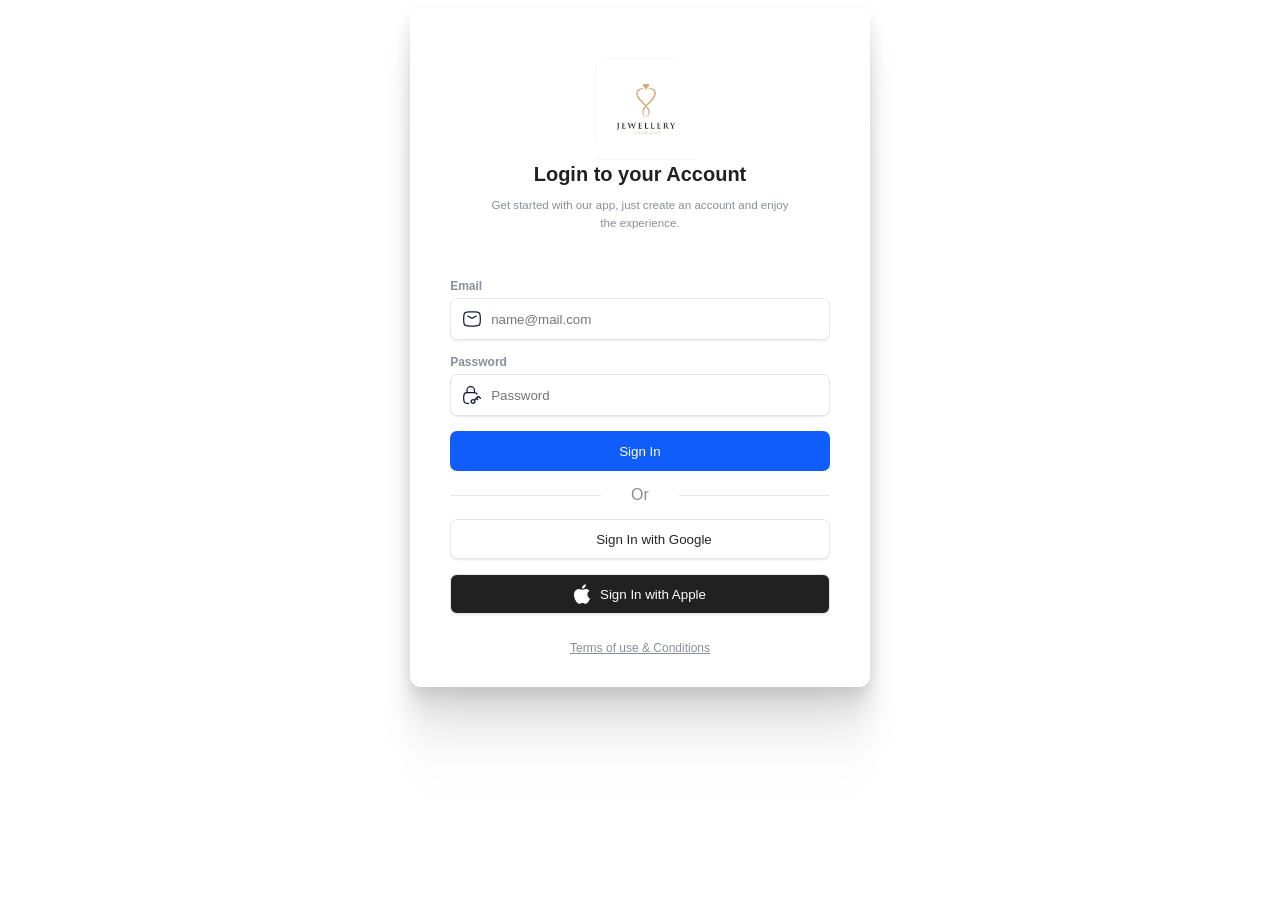
<file: form.html>
<!DOCTYPE html>
<html lang="en">
  <head>
    <meta charset="UTF-8" />
    <meta name="viewport" content="width=device-width, initial-scale=1.0" />
    <title>Document</title>
    <style>
      body {
        overflow: hidden;
      }
      .formwrapper {
        display: flex;
        justify-content: center;
      }

      .form_container {
        width: fit-content;
        height: fit-content;
        display: flex;
        flex-direction: column;
        align-items: center;
        justify-content: center;
        gap: 15px;
        padding: 50px 40px 20px 40px;
        background-color: #ffffff;
        box-shadow: 0px 106px 42px rgba(0, 0, 0, 0.01),
          0px 59px 36px rgba(0, 0, 0, 0.05), 0px 26px 26px rgba(0, 0, 0, 0.09),
          0px 7px 15px rgba(0, 0, 0, 0.1), 0px 0px 0px rgba(0, 0, 0, 0.1);
        border-radius: 11px;
        font-family: "Inter", sans-serif;
      }

      .logo_container {
        box-sizing: border-box;
        width: 90px;
        height: 90px;
        background: linear-gradient(
          180deg,
          rgba(248, 248, 248, 0) 50%,
          #f8f8f888 100%
        );
        border: 1px solid #f7f7f8;
        filter: drop-shadow(0px 0.5px 0.5px #efefef)
          drop-shadow(0px 1px 0.5px rgba(239, 239, 239, 0.5));
        border-radius: 11px;
      }

      .title_container {
        display: flex;
        flex-direction: column;
        align-items: center;
        justify-content: center;
        gap: 10px;
      }

      .title {
        margin: 0;
        font-size: 1.25rem;
        font-weight: 700;
        color: #212121;
      }

      .subtitle {
        font-size: 0.725rem;
        max-width: 80%;
        text-align: center;
        line-height: 1.1rem;
        color: #8b8e98;
      }

      .input_container {
        width: 100%;
        height: fit-content;
        position: relative;
        display: flex;
        flex-direction: column;
        gap: 5px;
      }

      .icon {
        width: 20px;
        position: absolute;
        z-index: 99;
        left: 12px;
        bottom: 9px;
      }

      .input_label {
        font-size: 0.75rem;
        color: #8b8e98;
        font-weight: 600;
      }

      .input_field {
        width: auto;
        height: 40px;
        padding: 0 0 0 40px;
        border-radius: 7px;
        outline: none;
        border: 1px solid #e5e5e5;
        filter: drop-shadow(0px 1px 0px #efefef)
          drop-shadow(0px 1px 0.5px rgba(239, 239, 239, 0.5));
        transition: all 0.3s cubic-bezier(0.15, 0.83, 0.66, 1);
      }

      .input_field:focus {
        border: 1px solid transparent;
        box-shadow: 0px 0px 0px 2px #242424;
        background-color: transparent;
      }

      .sign-in_btn {
        width: 100%;
        height: 40px;
        border: 0;
        background: #115dfc;
        border-radius: 7px;
        outline: none;
        color: #ffffff;
        cursor: pointer;
      }

      .sign-in_ggl {
        width: 100%;
        height: 40px;
        display: flex;
        align-items: center;
        justify-content: center;
        gap: 10px;
        background: #ffffff;
        border-radius: 7px;
        outline: none;
        color: #242424;
        border: 1px solid #e5e5e5;
        filter: drop-shadow(0px 1px 0px #efefef)
          drop-shadow(0px 1px 0.5px rgba(239, 239, 239, 0.5));
        cursor: pointer;
      }

      .sign-in_apl {
        width: 100%;
        height: 40px;
        display: flex;
        align-items: center;
        justify-content: center;
        gap: 10px;
        background: #212121;
        border-radius: 7px;
        outline: none;
        color: #ffffff;
        border: 1px solid #e5e5e5;
        filter: drop-shadow(0px 1px 0px #efefef)
          drop-shadow(0px 1px 0.5px rgba(239, 239, 239, 0.5));
        cursor: pointer;
      }

      .separator {
        width: 100%;
        display: flex;
        align-items: center;
        justify-content: center;
        gap: 30px;
        color: #8b8e98;
      }

      .separator .line {
        display: block;
        width: 100%;
        height: 1px;
        border: 0;
        background-color: #e8e8e8;
      }

      .note {
        font-size: 0.75rem;
        color: #8b8e98;
        text-decoration: underline;
      }
    </style>
  </head>
  <body>
    <div class="formwrapper">
      <form class="form_container">
        <div class="logo_container">
          <img
            src="./img/luxury-vintage-jewelry-logo-design-with-creative-idea-with-abstract-ring-shape-logo-jewelry-shop-business-company-fashion_607588-11893.avif
            "
            width="100px"
            height="100px"
          />
        </div>
        <div class="title_container">
          <p class="title">Login to your Account</p>
          <span class="subtitle"
            >Get started with our app, just create an account and enjoy the
            experience.</span
          >
        </div>
        <br />
        <div class="input_container">
          <label class="input_label" for="email_field">Email</label>
          <svg
            fill="none"
            viewBox="0 0 24 24"
            height="24"
            width="24"
            xmlns="http://www.w3.org/2000/svg"
            class="icon"
          >
            <path
              stroke-linejoin="round"
              stroke-linecap="round"
              stroke-width="1.5"
              stroke="#141B34"
              d="M7 8.5L9.94202 10.2394C11.6572 11.2535 12.3428 11.2535 14.058 10.2394L17 8.5"
            ></path>
            <path
              stroke-linejoin="round"
              stroke-width="1.5"
              stroke="#141B34"
              d="M2.01577 13.4756C2.08114 16.5412 2.11383 18.0739 3.24496 19.2094C4.37608 20.3448 5.95033 20.3843 9.09883 20.4634C11.0393 20.5122 12.9607 20.5122 14.9012 20.4634C18.0497 20.3843 19.6239 20.3448 20.7551 19.2094C21.8862 18.0739 21.9189 16.5412 21.9842 13.4756C22.0053 12.4899 22.0053 11.5101 21.9842 10.5244C21.9189 7.45886 21.8862 5.92609 20.7551 4.79066C19.6239 3.65523 18.0497 3.61568 14.9012 3.53657C12.9607 3.48781 11.0393 3.48781 9.09882 3.53656C5.95033 3.61566 4.37608 3.65521 3.24495 4.79065C2.11382 5.92608 2.08114 7.45885 2.01576 10.5244C1.99474 11.5101 1.99475 12.4899 2.01577 13.4756Z"
            ></path>
          </svg>
          <input
            placeholder="name@mail.com"
            title="Inpit title"
            name="input-name"
            type="text"
            class="input_field"
            id="email_field"
          />
        </div>
        <div class="input_container">
          <label class="input_label" for="password_field">Password</label>
          <svg
            fill="none"
            viewBox="0 0 24 24"
            height="24"
            width="24"
            xmlns="http://www.w3.org/2000/svg"
            class="icon"
          >
            <path
              stroke-linecap="round"
              stroke-width="1.5"
              stroke="#141B34"
              d="M18 11.0041C17.4166 9.91704 16.273 9.15775 14.9519 9.0993C13.477 9.03404 11.9788 9 10.329 9C8.67911 9 7.18091 9.03404 5.70604 9.0993C3.95328 9.17685 2.51295 10.4881 2.27882 12.1618C2.12602 13.2541 2 14.3734 2 15.5134C2 16.6534 2.12602 17.7727 2.27882 18.865C2.51295 20.5387 3.95328 21.8499 5.70604 21.9275C6.42013 21.9591 7.26041 21.9834 8 22"
            ></path>
            <path
              stroke-linejoin="round"
              stroke-linecap="round"
              stroke-width="1.5"
              stroke="#141B34"
              d="M6 9V6.5C6 4.01472 8.01472 2 10.5 2C12.9853 2 15 4.01472 15 6.5V9"
            ></path>
            <path
              fill="#141B34"
              d="M21.2046 15.1045L20.6242 15.6956V15.6956L21.2046 15.1045ZM21.4196 16.4767C21.7461 16.7972 22.2706 16.7924 22.5911 16.466C22.9116 16.1395 22.9068 15.615 22.5804 15.2945L21.4196 16.4767ZM18.0228 15.1045L17.4424 14.5134V14.5134L18.0228 15.1045ZM18.2379 18.0387C18.5643 18.3593 19.0888 18.3545 19.4094 18.028C19.7299 17.7016 19.7251 17.1771 19.3987 16.8565L18.2379 18.0387ZM14.2603 20.7619C13.7039 21.3082 12.7957 21.3082 12.2394 20.7619L11.0786 21.9441C12.2794 23.1232 14.2202 23.1232 15.4211 21.9441L14.2603 20.7619ZM12.2394 20.7619C11.6914 20.2239 11.6914 19.358 12.2394 18.82L11.0786 17.6378C9.86927 18.8252 9.86927 20.7567 11.0786 21.9441L12.2394 20.7619ZM12.2394 18.82C12.7957 18.2737 13.7039 18.2737 14.2603 18.82L15.4211 17.6378C14.2202 16.4587 12.2794 16.4587 11.0786 17.6378L12.2394 18.82ZM14.2603 18.82C14.8082 19.358 14.8082 20.2239 14.2603 20.7619L15.4211 21.9441C16.6304 20.7567 16.6304 18.8252 15.4211 17.6378L14.2603 18.82ZM20.6242 15.6956L21.4196 16.4767L22.5804 15.2945L21.785 14.5134L20.6242 15.6956ZM15.4211 18.82L17.8078 16.4767L16.647 15.2944L14.2603 17.6377L15.4211 18.82ZM17.8078 16.4767L18.6032 15.6956L17.4424 14.5134L16.647 15.2945L17.8078 16.4767ZM16.647 16.4767L18.2379 18.0387L19.3987 16.8565L17.8078 15.2945L16.647 16.4767ZM21.785 14.5134C21.4266 14.1616 21.0998 13.8383 20.7993 13.6131C20.4791 13.3732 20.096 13.1716 19.6137 13.1716V14.8284C19.6145 14.8284 19.619 14.8273 19.6395 14.8357C19.6663 14.8466 19.7183 14.8735 19.806 14.9391C19.9969 15.0822 20.2326 15.3112 20.6242 15.6956L21.785 14.5134ZM18.6032 15.6956C18.9948 15.3112 19.2305 15.0822 19.4215 14.9391C19.5091 14.8735 19.5611 14.8466 19.5879 14.8357C19.6084 14.8273 19.6129 14.8284 19.6137 14.8284V13.1716C19.1314 13.1716 18.7483 13.3732 18.4281 13.6131C18.1276 13.8383 17.8008 14.1616 17.4424 14.5134L18.6032 15.6956Z"
            ></path>
          </svg>
          <input
            placeholder="Password"
            title="Inpit title"
            name="input-name"
            type="password"
            class="input_field"
            id="password_field"
          />
        </div>
        <button title="Sign In" type="submit" class="sign-in_btn">
          <span>Sign In</span>
        </button>

        <div class="separator">
          <hr class="line" />
          <span>Or</span>
          <hr class="line" />
        </div>
        <button title="Sign In" type="submit" class="sign-in_ggl">
          <svg
            height="18"
            width="18"
            viewBox="0 0 32 32"
            xmlns:xlink="http://www.w3.org/1999/xlink"
            xmlns="http://www.w3.org/2000/svg"
          >
            <defs>
              <path
                d="M44.5 20H24v8.5h11.8C34.7 33.9 30.1 37 24 37c-7.2 0-13-5.8-13-13s5.8-13 13-13c3.1 0 5.9 1.1 8.1 2.9l6.4-6.4C34.6 4.1 29.6 2 24 2 11.8 2 2 11.8 2 24s9.8 22 22 22c11 0 21-8 21-22 0-1.3-.2-2.7-.5-4z"
                id="A"
              ></path>
            </defs>
            <clipPath id="B"></clipPath>
            <g transform="matrix(.727273 0 0 .727273 -.954545 -1.45455)">
              <path
                fill="#fbbc05"
                clip-path="url(#B)"
                d="M0 37V11l17 13z"
              ></path>
              <path
                fill="#ea4335"
                clip-path="url(#B)"
                d="M0 11l17 13 7-6.1L48 14V0H0z"
              ></path>
              <path
                fill="#34a853"
                clip-path="url(#B)"
                d="M0 37l30-23 7.9 1L48 0v48H0z"
              ></path>
              <path
                fill="#4285f4"
                clip-path="url(#B)"
                d="M48 48L17 24l-4-3 35-10z"
              ></path>
            </g>
          </svg>
          <span>Sign In with Google</span>
        </button>
        <button title="Sign In" type="submit" class="sign-in_apl">
          <svg
            preserveAspectRatio="xMidYMid"
            version="1.1"
            viewBox="0 0 256 315"
            height="20px"
            width="16px"
            xmlns:xlink="http://www.w3.org/1999/xlink"
            xmlns="http://www.w3.org/2000/svg"
          >
            <g>
              <path
                fill="#ffffff"
                d="M213.803394,167.030943 C214.2452,214.609646 255.542482,230.442639 256,230.644727 C255.650812,231.761357 249.401383,253.208293 234.24263,275.361446 C221.138555,294.513969 207.538253,313.596333 186.113759,313.991545 C165.062051,314.379442 158.292752,301.507828 134.22469,301.507828 C110.163898,301.507828 102.642899,313.596301 82.7151126,314.379442 C62.0350407,315.16201 46.2873831,293.668525 33.0744079,274.586162 C6.07529317,235.552544 -14.5576169,164.286328 13.147166,116.18047 C26.9103111,92.2909053 51.5060917,77.1630356 78.2026125,76.7751096 C98.5099145,76.3877456 117.677594,90.4371851 130.091705,90.4371851 C142.497945,90.4371851 165.790755,73.5415029 190.277627,76.0228474 C200.528668,76.4495055 229.303509,80.1636878 247.780625,107.209389 C246.291825,108.132333 213.44635,127.253405 213.803394,167.030988 M174.239142,50.1987033 C185.218331,36.9088319 192.607958,18.4081019 190.591988,0 C174.766312,0.636050225 155.629514,10.5457909 144.278109,23.8283506 C134.10507,35.5906758 125.195775,54.4170275 127.599657,72.4607932 C145.239231,73.8255433 163.259413,63.4970262 174.239142,50.1987249"
              ></path>
            </g>
          </svg>
          <span>Sign In with Apple</span>
        </button>
        <p class="note">Terms of use &amp; Conditions</p>
      </form>
    </div>
  </body>
</html>
</file>
